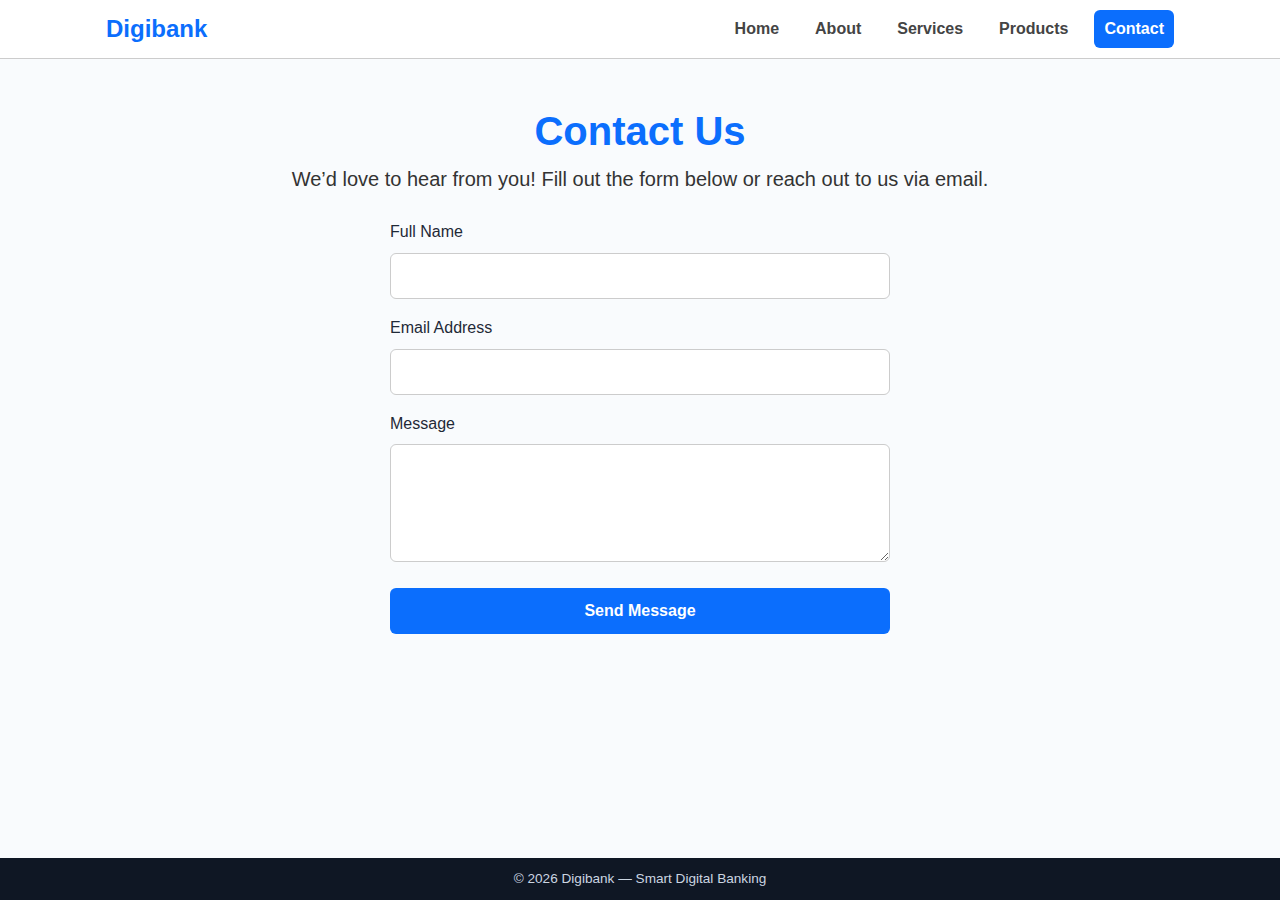
<file: contact.html>
<!DOCTYPE html>
<html lang="en">
<head>
  <meta charset="UTF-8">
  <meta name="viewport" content="width=device-width, initial-scale=1.0">
  <title>Contact — Digibank</title>
  <link href="https://cdn.jsdelivr.net/npm/bootstrap@5.3.3/dist/css/bootstrap.min.css" rel="stylesheet">
  <link rel="stylesheet" href="style.css">
</head>
<body>
  <div class="page-container">
    <header class="site-header">
      <div class="header-container container d-flex justify-content-between align-items-center">
        <a href="index.html" class="logo">Digibank</a>
        <nav>
          <ul class="nav-list d-flex gap-3 m-0">
            <li><a href="index.html" class="nav-link">Home</a></li>
            <li><a href="about.html" class="nav-link">About</a></li>
            <li><a href="services.html" class="nav-link">Services</a></li>
            <li><a href="gallery.html" class="nav-link">Products</a></li>
            <li><a href="contact.html" class="nav-link active">Contact</a></li>
          </ul>
        </nav>
      </div>
    </header>

    <main class="container my-5 text-center">
      <h1>Contact Us</h1>
      <p class="lead mb-4">We’d love to hear from you! Fill out the form below or reach out to us via email.</p>
      <form class="contact-form text-start">
        <div class="mb-3">
          <label for="name" class="form-label">Full Name</label>
          <input type="text" id="name" class="form-control" required>
        </div>
        <div class="mb-3">
          <label for="email" class="form-label">Email Address</label>
          <input type="email" id="email" class="form-control" required>
        </div>
        <div class="mb-3">
          <label for="message" class="form-label">Message</label>
          <textarea id="message" class="form-control" rows="4" required></textarea>
        </div>
        <button type="submit" class="btn primary-btn">Send Message</button>
      </form>
    </main>

    <footer class="site-footer">
      <p>© <span id="year"></span> Digibank — Smart Digital Banking</p>
      <script>document.getElementById("year").textContent=new Date().getFullYear()</script>
    </footer>
  </div>
</body>
</html>
</file>
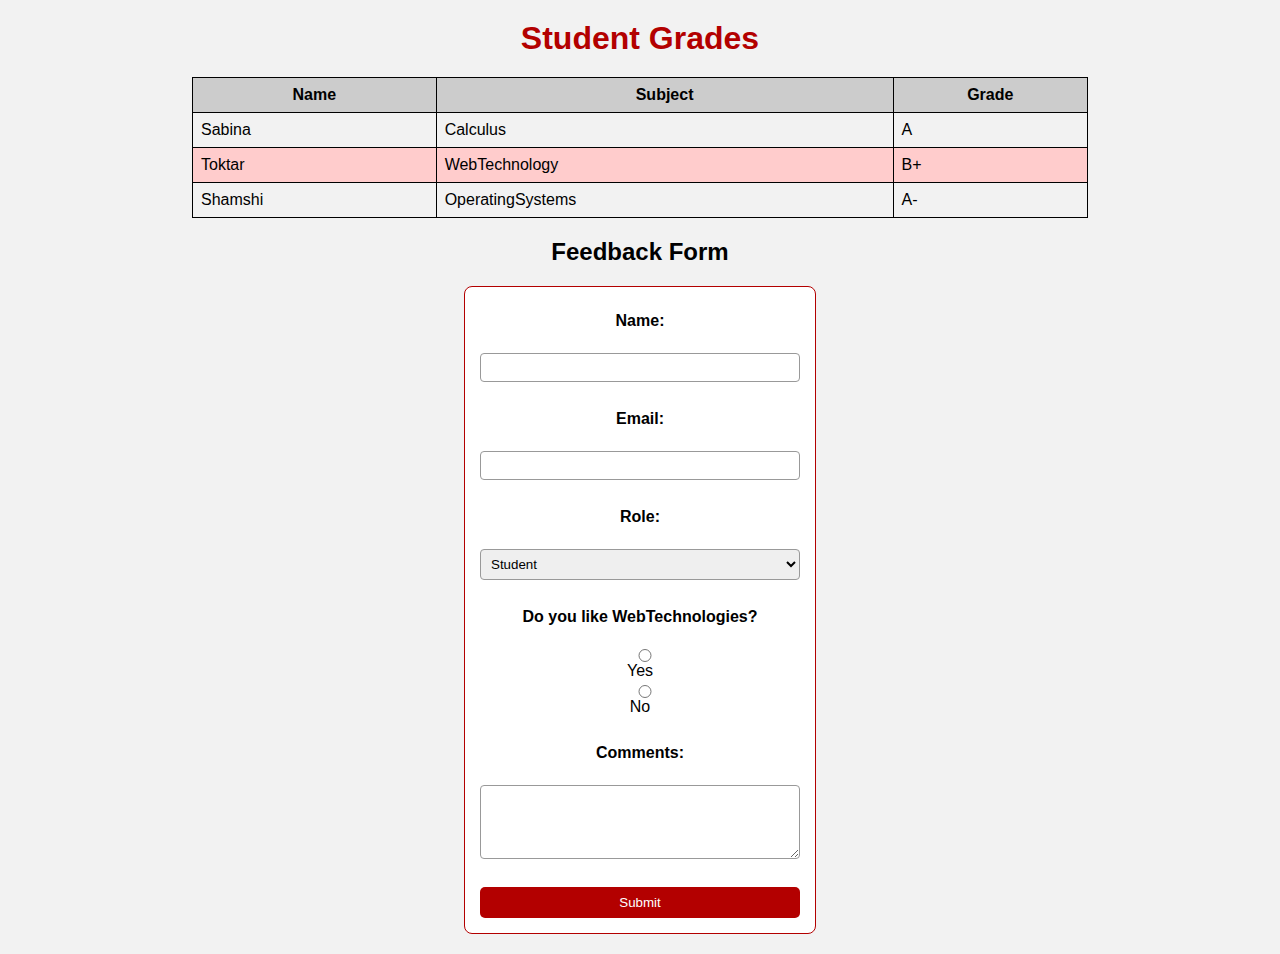
<file: task3.html>
<html>
<head>
    <title>Task 3</title>
    <link rel="stylesheet" href="task3style.css">
</head>
<body>

    <h1 id="t1">Student Grades</h1>

    <table>
        <tr>
            <th>Name</th>
            <th>Subject</th>
            <th>Grade</th>
        </tr>
        <tr>
            <td>Sabina</td>
            <td>Calculus</td>
            <td>A</td>
        </tr>
        <tr class="hl">
            <td>Toktar</td>
            <td>WebTechnology</td>
            <td>B+</td>
        </tr>
        <tr>
            <td>Shamshi</td>
            <td>OperatingSystems</td>
            <td>A-</td>
        </tr>
    </table>

    <h2>Feedback Form</h2>
    <form class="fb">
        <label>Name:</label><br>
        <input type="text"><br><br>

        <label>Email:</label><br>
        <input type="email"><br><br>

        <label>Role:</label><br>
        <select>
            <option>Student</option>
            <option>Teacher</option>
            <option>Other</option>
        </select><br><br>

        <label>Do you like WebTechnologies?</label><br>
        <input type="radio" name="like"> Yes
        <input type="radio" name="like"> No<br><br>

        <label>Comments:</label><br>
        <textarea rows="4"></textarea><br><br>

        <button type="submit" class="b1">Submit</button>
    </form>

</body>
</html>
</file>
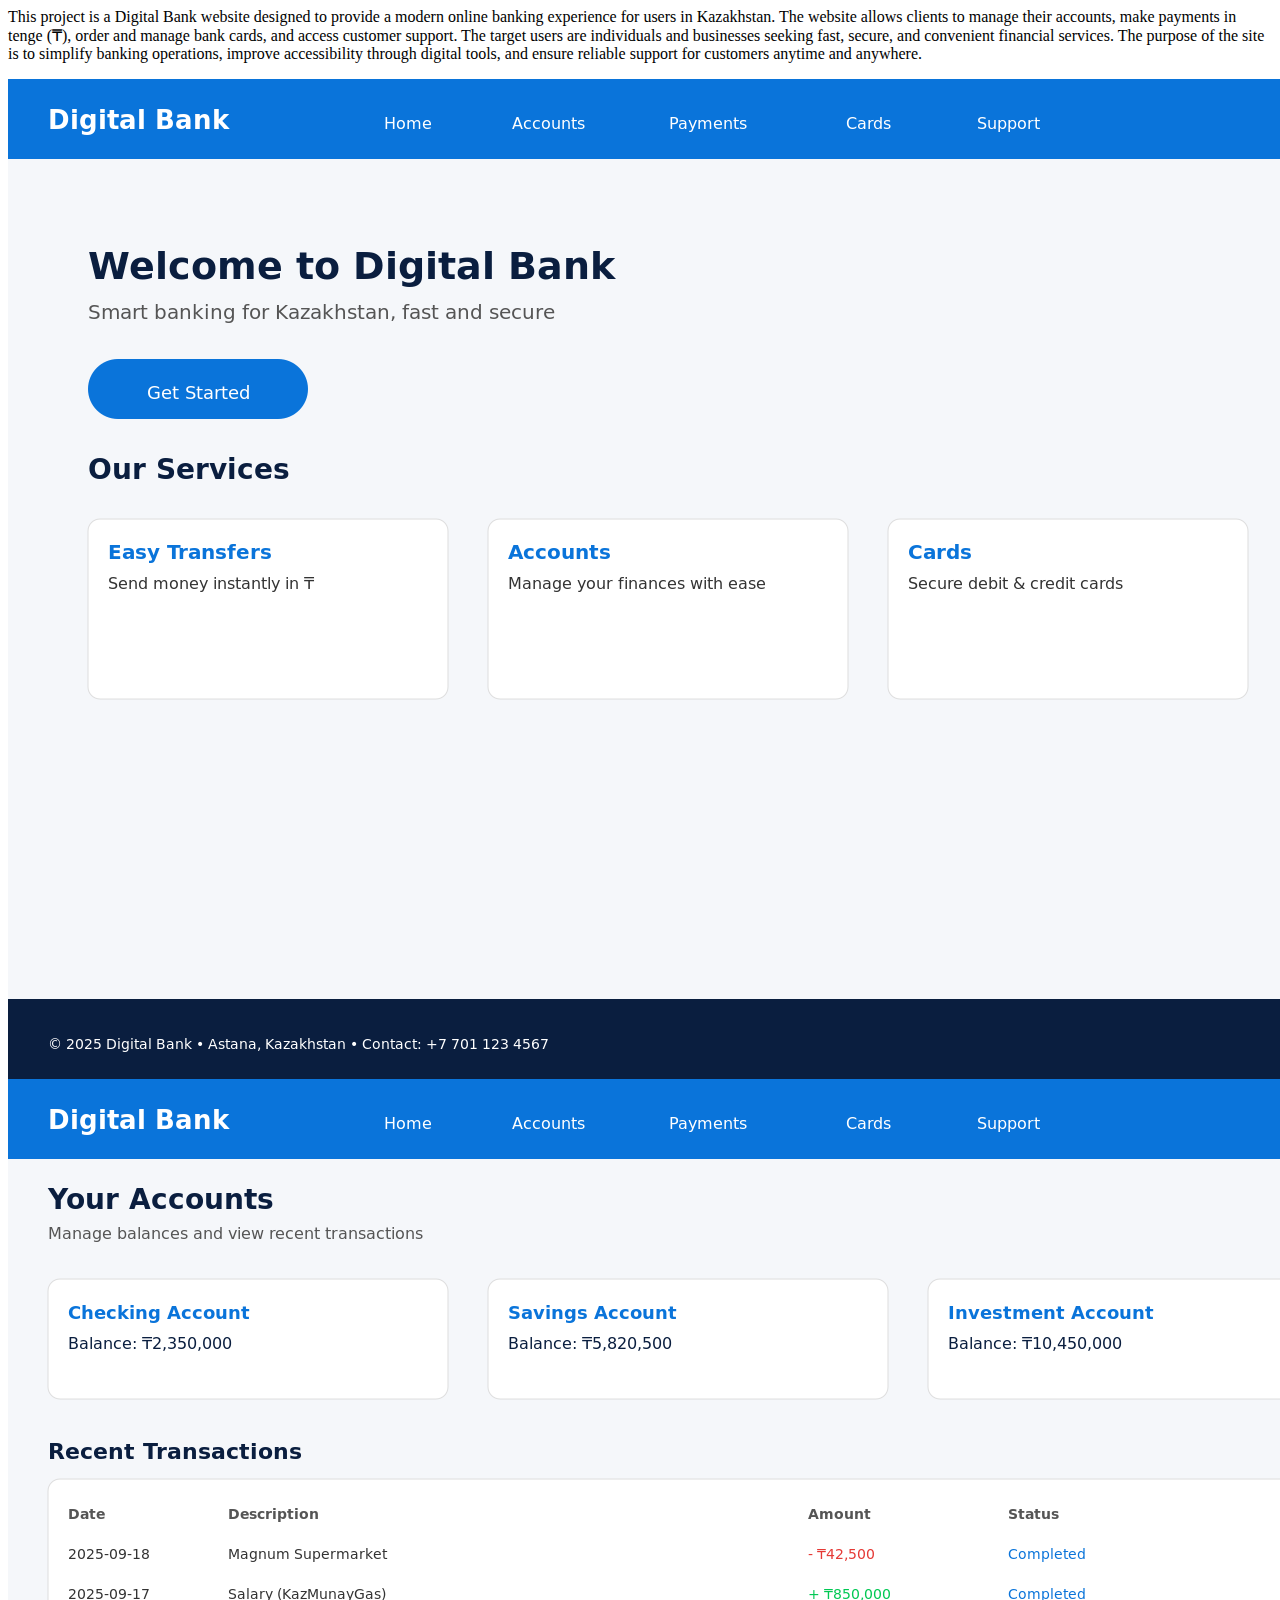
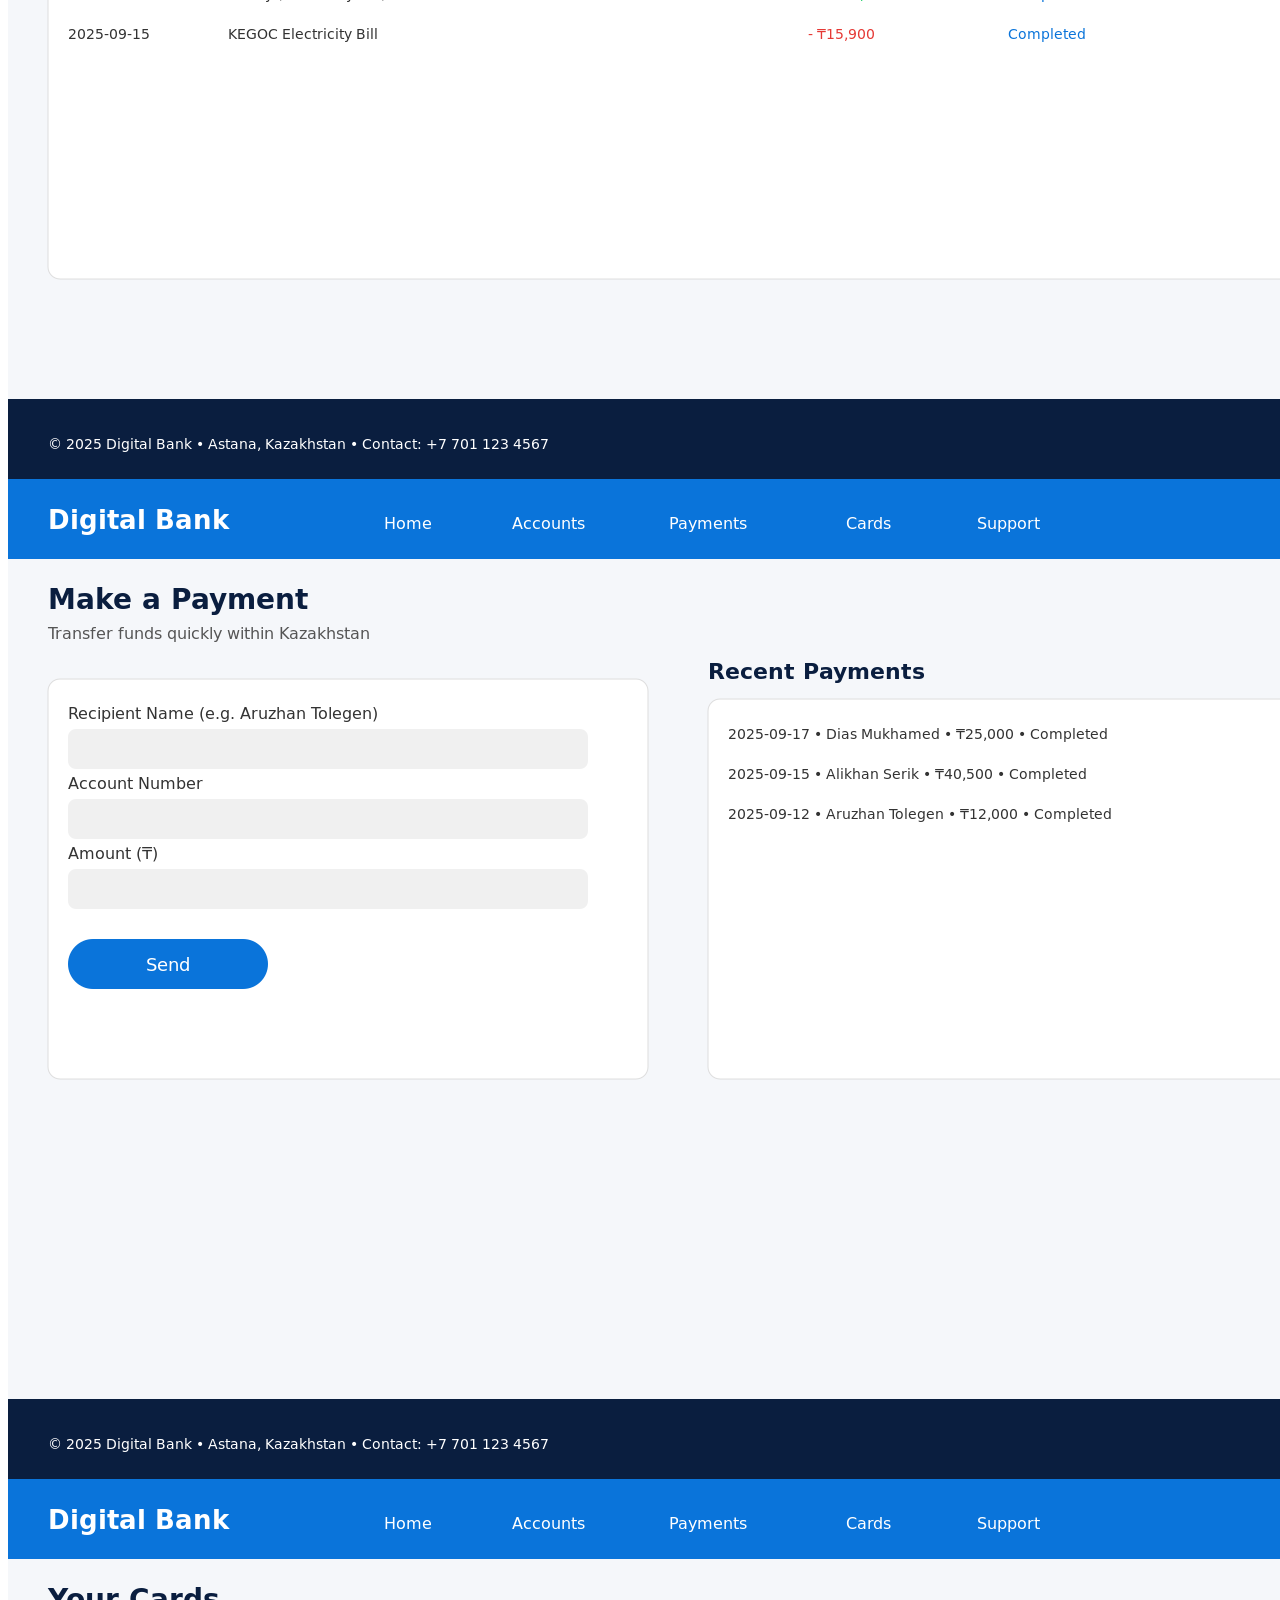
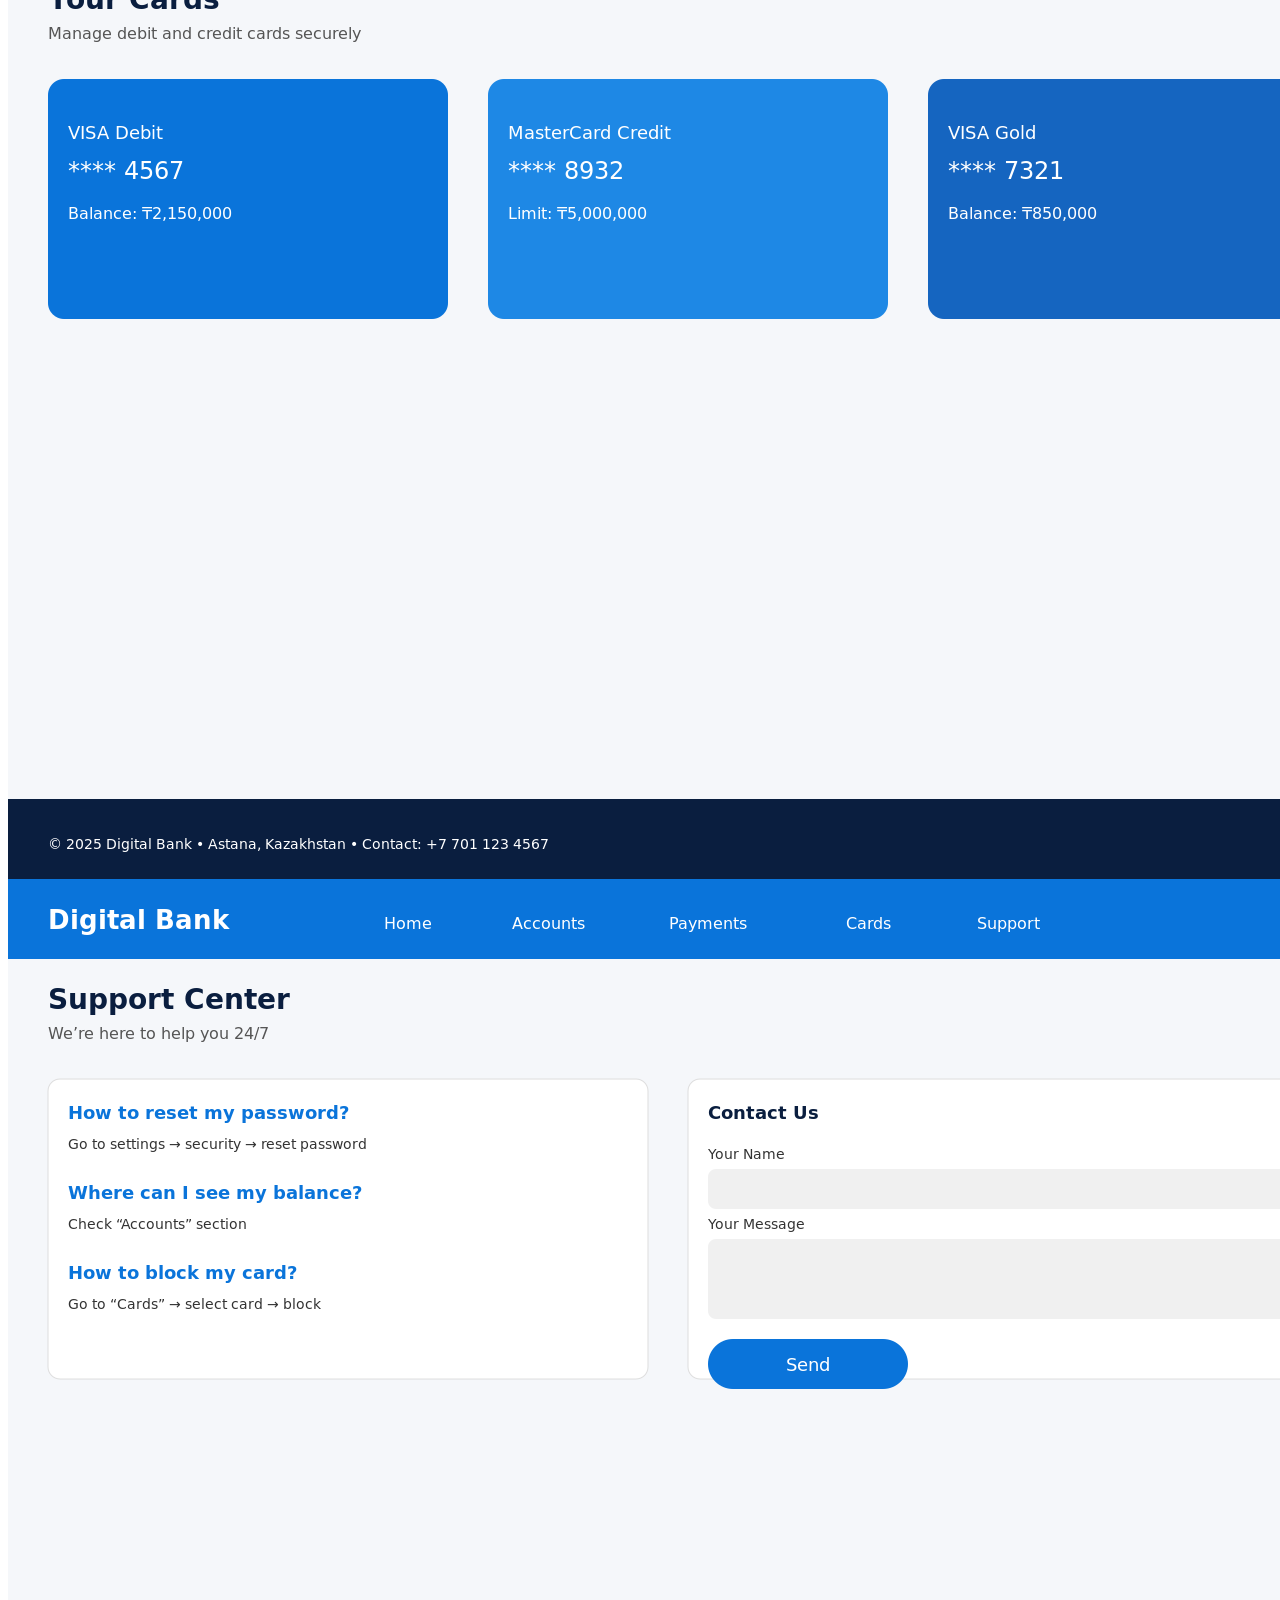
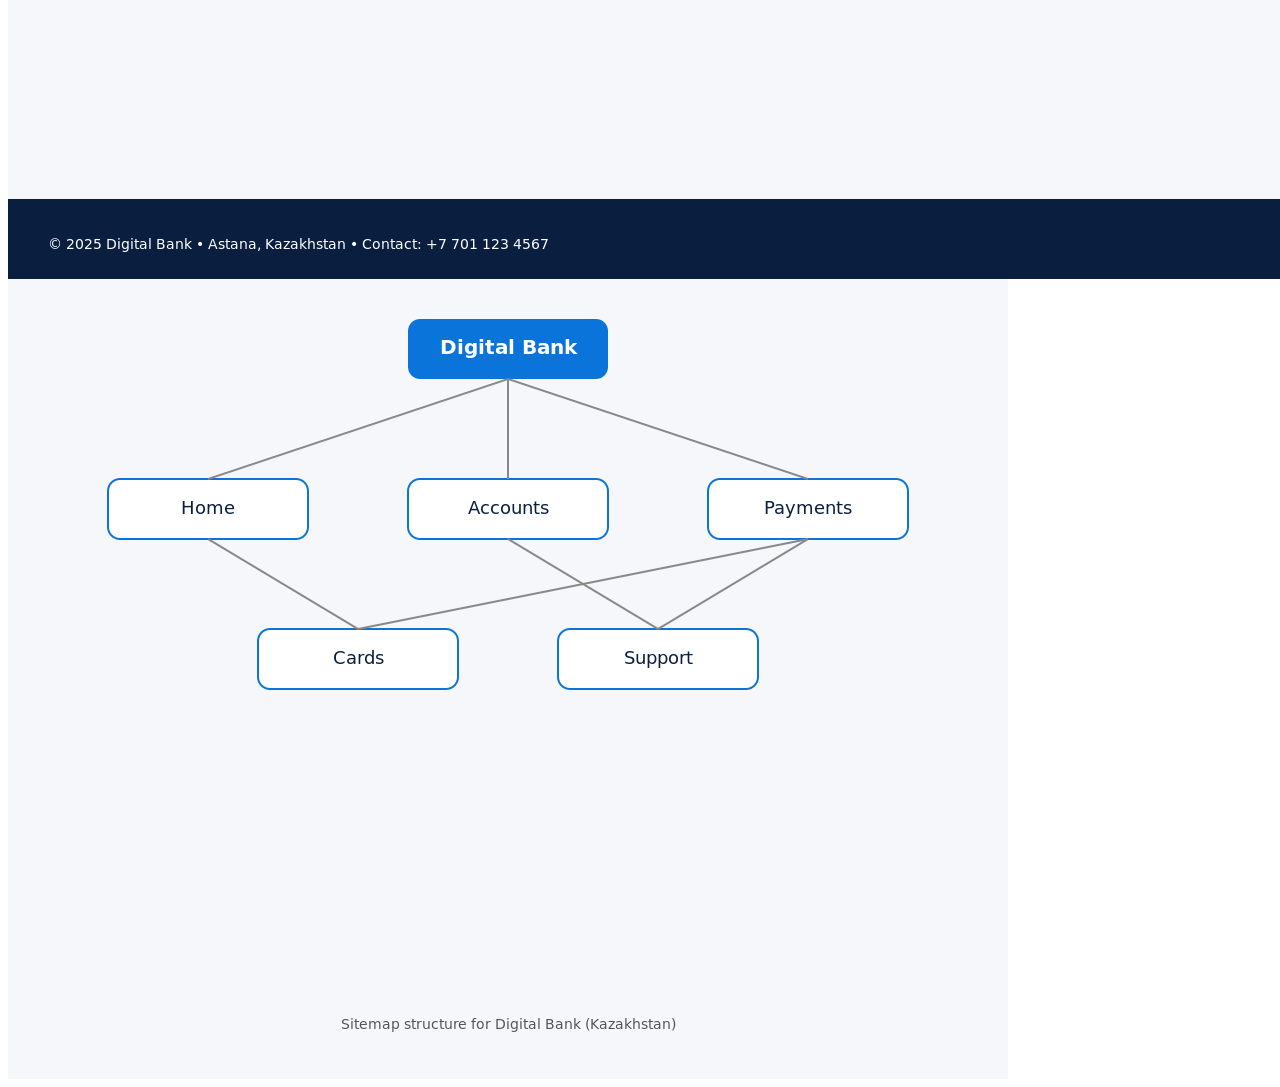
<file: task4.html>
<html>
<head>
  <title>Task 4</title>
</head>
<body>
  <p>This project is a Digital Bank website designed to provide a modern online banking experience for users in Kazakhstan. The website allows clients to manage their accounts, make payments in tenge (₸), order and manage bank cards, and access customer support. The target users are individuals and businesses seeking fast, secure, and convenient financial services. The purpose of the site is to simplify banking operations, improve accessibility through digital tools, and ensure reliable support for customers anytime and anywhere.</p>
<img src="1.png">
<img src="2.png">
<img src="3.png">
<img src="4.png">
<img src="5.png">
<img src="6.png">
</body>
</html>
</file>
<file: style.css>
html, body {
  height: 100%;
  margin: 0;
  padding: 0;
}

body {
  font-family: Arial, sans-serif;
  background-color: #f9fbfd;
  color: #1f2937;
  line-height: 1.6;
}

h1, h2, h3 {
  color: #0b6efd;
  font-weight: bold;
}

p {
  color: #333;
  margin-bottom: 10px;
}

.container {
  max-width: 1100px;
  margin: 0 auto;
  padding: 0 16px;
}

.page-container {
  min-height: 100vh;
  display: flex;
  flex-direction: column;
}

.site-header {
  background: #ffffff;
  border-bottom: 1px solid #ccc;
  padding: 10px 0;
  position: sticky;
  top: 0;
  z-index: 1000;
}

.header-container {
  display: flex;
  justify-content: space-between;
  align-items: center;
}

.logo {
  font-size: 24px;
  font-weight: bold;
  color: #0b6efd;
  text-decoration: none;
}

.nav-list {
  list-style: none;
  display: flex;
  gap: 20px;
  margin: 0;
  padding: 0;
}

.nav-link {
  color: #444;
  font-weight: bold;
  text-decoration: none;
  padding: 6px 10px;
  border-radius: 6px;
}

.nav-link:hover,
.nav-link.active {
  background: #0b6efd;
  color: #fff;
}

.hero {
  background: #eef3ff;
  padding: 70px 0;
  text-align: center;
}

.hero h1 {
  font-size: 2rem;
  margin-bottom: 15px;
}

.hero p {
  font-size: 1.1rem;
  margin-bottom: 20px;
}

.hero img {
  border-radius: 10px;
  border: 1px solid #ccc;
  max-width: 100%;
  height: auto;
}

.btn {
  display: inline-block;
  padding: 10px 18px;
  border-radius: 6px;
  font-weight: bold;
  text-decoration: none;
}

.primary-btn {
  background: #0b6efd;
  color: #fff;
}

.primary-btn:hover {
  background: #094dc1;
}

.features {
  margin-top: 50px;
  text-align: center;
}

.feature-card {
  background: #fff;
  border: 1px solid #ddd;
  border-radius: 8px;
  transition: 0.2s;
}

.feature-card:hover {
  background: #f3f7ff;
  transform: translateY(-2px);
}

.feature-icon {
  width: 70px;
  height: 70px;
  margin-bottom: 10px;
}

.feature-card h3 {
  color: #0b6efd;
  font-size: 1.1rem;
  margin-bottom: 8px;
}

.feature-card p {
  color: #333;
  font-size: 0.95rem;
  margin: 0;
}

.main-section {
  margin-top: 50px;
  background: #ffffff;
  border: 1px solid #ccc;
  border-radius: 8px;
  padding: 30px;
}

.product-grid {
  display: grid;
  grid-template-columns: repeat(auto-fit, minmax(230px, 1fr));
  gap: 16px;
  margin-top: 20px;
}

.product-card {
  background: #fff;
  border: 1px solid #ccc;
  border-radius: 8px;
  text-align: center;
  transition: 0.2s;
}

.product-card:hover {
  background: #f3f7ff;
  transform: translateY(-3px);
}

.product-card img {
  width: 100%;
  height: 150px;
  object-fit: cover;
}

.product-card figcaption {
  padding: 10px;
  font-weight: bold;
  color: #333;
}

.team-grid {
  display: grid;
  grid-template-columns: repeat(auto-fit, minmax(230px, 1fr));
  gap: 16px;
  margin-top: 20px;
}

.team-member {
  background: #fff;
  border: 1px solid #ccc;
  border-radius: 8px;
  padding: 20px;
  text-align: center;
  transition: 0.2s;
}

.team-member:hover {
  background: #f3f7ff;
  transform: translateY(-3px);
}

.team-member img {
  width: 100%;
  border-radius: 8px;
  margin-bottom: 8px;
}

.contact-form {
  max-width: 500px;
  margin: 0 auto;
}

.contact-form .form-control {
  border-radius: 6px;
  padding: 10px;
  border: 1px solid #ccc;
}

.contact-form button {
  margin-top: 10px;
  width: 100%;
}

.table {
  border-radius: 6px;
  overflow: hidden;
  margin-top: 20px;
}

.site-footer {
  background: #0f1724;
  color: #cbd5e1;
  text-align: center;
  padding: 10px 0;
  font-size: 0.85rem;
  margin-top: auto;
}

.site-footer p {
  margin: 0;
  color: #cbd5e1;
}

@media (max-width: 992px) {
  .hero h1 {
    font-size: 1.8rem;
  }
  .hero {
    padding: 60px 0;
  }
}

@media (max-width: 768px) {
  .header-container {
    flex-direction: column;
    gap: 10px;
  }
  .nav-list {
    flex-wrap: wrap;
    justify-content: center;
  }
  .hero img {
    margin-top: 20px;
  }
}

@media (max-width: 576px) {
  .container {
    padding: 0 12px;
  }
  .feature-card {
    padding: 20px;
  }
  .main-section {
    padding: 20px;
  }
}

.services-page {
  flex: 1;
  min-height: calc(100vh - 160px);
  padding: 60px 0;
  background-color: #f9fbfd;
}
.products-page {
  flex: 1;
  min-height: calc(100vh - 160px);
  padding: 60px 0;
  background-color: #f9fbfd;
}
</file>
<file: task3style.css>
body { 
    font-family: Arial; 
    background-color: #f2f2f2; 
    text-align: center;
    margin: 0;
}

#t1 { 
    color: #b30000;
    margin: 20px 0;
}

table { 
    width: 70%; 
    margin: 20px auto; 
    border-collapse: collapse; 
}

th, td { 
    border: 1px solid #000; 
    padding: 8px;
}

th { 
    background-color: #ccc; 
}

tr.hl { 
    background-color: #ffcccc; 
}

.fb { 
    width: 320px; 
    margin: 20px auto;
    background: #fff; 
    padding: 15px; 
    border: 1px solid #b30000;
    border-radius: 8px;
}

.fb label {
    font-weight: bold;
    display: block;
    margin-top: 10px;
}

input, select, textarea { 
    width: 100%; 
    margin-top: 5px;
    padding: 6px;
    border: 1px solid #999;
    border-radius: 4px;
}

button {
    margin-top: 10px;
    width: 100%;
    padding: 8px;
    background: #b30000;
    color: #fff;
    border: none;
    border-radius: 5px;
    cursor: pointer;
}

button:hover {
    background: #800000;
}
</file>
